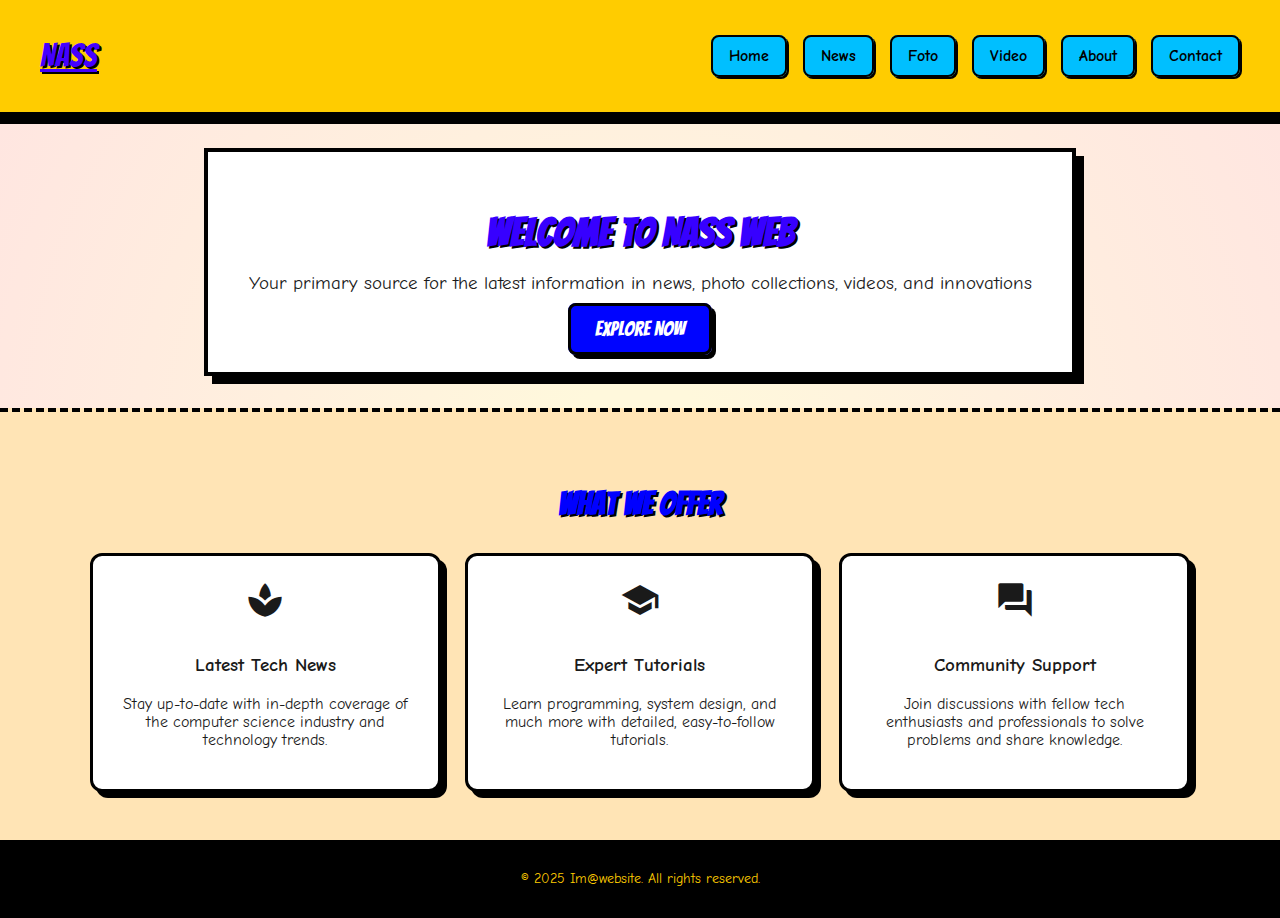
<file: index.html>
<!DOCTYPE html>
<html lang="en">
<head>
    <meta charset="UTF-8" />
    <meta name="viewport" content="width=device-width, initial-scale=1.0" />
    <title>Im@Website - Home</title>
    
   
    <link href="https://fonts.googleapis.com/css2?family=Bangers&family=Comic+Neue:wght@700&display=swap" rel="stylesheet" />
    <!-- Material Icons CDN -->
    <link href="https://fonts.googleapis.com/icon?family=Material+Icons" rel="stylesheet">
    
    <link rel="stylesheet" href="style.css" />
</head>
<body>
    <header role="banner" class="header">
        <div class="container header-container">
            <a href="index.html" class="brand" aria-label="Ima homepage">Nass</a>
            <nav role="navigation" aria-label="Primary navigation" class="nav">
                <ul class="nav-list">
                    <li><a href="index.html" class="nav-link" tabindex="0">Home</a></li>
                    <li><a href="News.html" class="nav-link" tabindex="0">News</a></li>
                    <li><a href="Galeri Foto.html" class="nav-link">Foto</a></li>
                    <li><a href="Galeri Vidio.html" class="nav-link" tabindex="0">Video</a></li>
                    <li><a href="profile.html" class="nav-link" tabindex="0">About</a></li>
                    <li><a href="contact.html" class="nav-link" tabindex="0">Contact</a></li>
                </ul>
            </nav>
        </div>
    </header>

    <main class="main-content">
        <section class="hero">
            <div class="container hero-content">
                <h1>Welcome to Nass Web</h1>
                <p style="text-align: center;">Your primary source for the latest information in news, photo collections, videos, and innovations</p>
                <a href="#" class="btn-primary" role="button">Explore Now</a>
            </div>
        </section>

           
        <section class="features container">
    <h2 class="section-title" style="text-align: center; font-family: 'Bangers', cursive; color: blue; text-shadow: 2px 2px black;">What We Offer</h2>
    
    <div class="features-grid">
        <article class="feature-card" tabindex="0">
            <span class="material-icons feature-icon" aria-hidden="true">newspaper</span>
            <h3>Latest Tech News</h3>
            <p>Stay up-to-date with in-depth coverage of the computer science industry and technology trends.</p>
        </article>

        <article class="feature-card" tabindex="0">
            <span class="material-icons feature-icon" aria-hidden="true">school</span>
            <h3>Expert Tutorials</h3>
            <p>Learn programming, system design, and much more with detailed, easy-to-follow tutorials.</p>
        </article>

        <article class="feature-card" tabindex="0">
            <span class="material-icons feature-icon" aria-hidden="true">forum</span>
            <h3>Community Support</h3>
            <p>Join discussions with fellow tech enthusiasts and professionals to solve problems and share knowledge.</p>
        </article>
    </div>
</section>

    </main>

    <footer class="footer">
        <div class="container footer-content">
            <p>&copy; 2025 Im@website. All rights reserved.</p>
            <nav aria-label="Social media">
                <a href="#" class="social-link" aria-label="Visit Ima Tiktok">
                    <i class="fab fa-tiktok"></i>
                </a>
                <a href="#" class="social-link" aria-label="Visit Ima Facebook">
                    <i class="fab fa-facebook-f"></i>
                </a>
                <a href="#" class="social-link" aria-label="Visit Ima Instagram">
                    <i class="fab fa-instagram"></i>
                </a>
            </nav>
        </div>
    </footer>
</body>
</html>
</file>
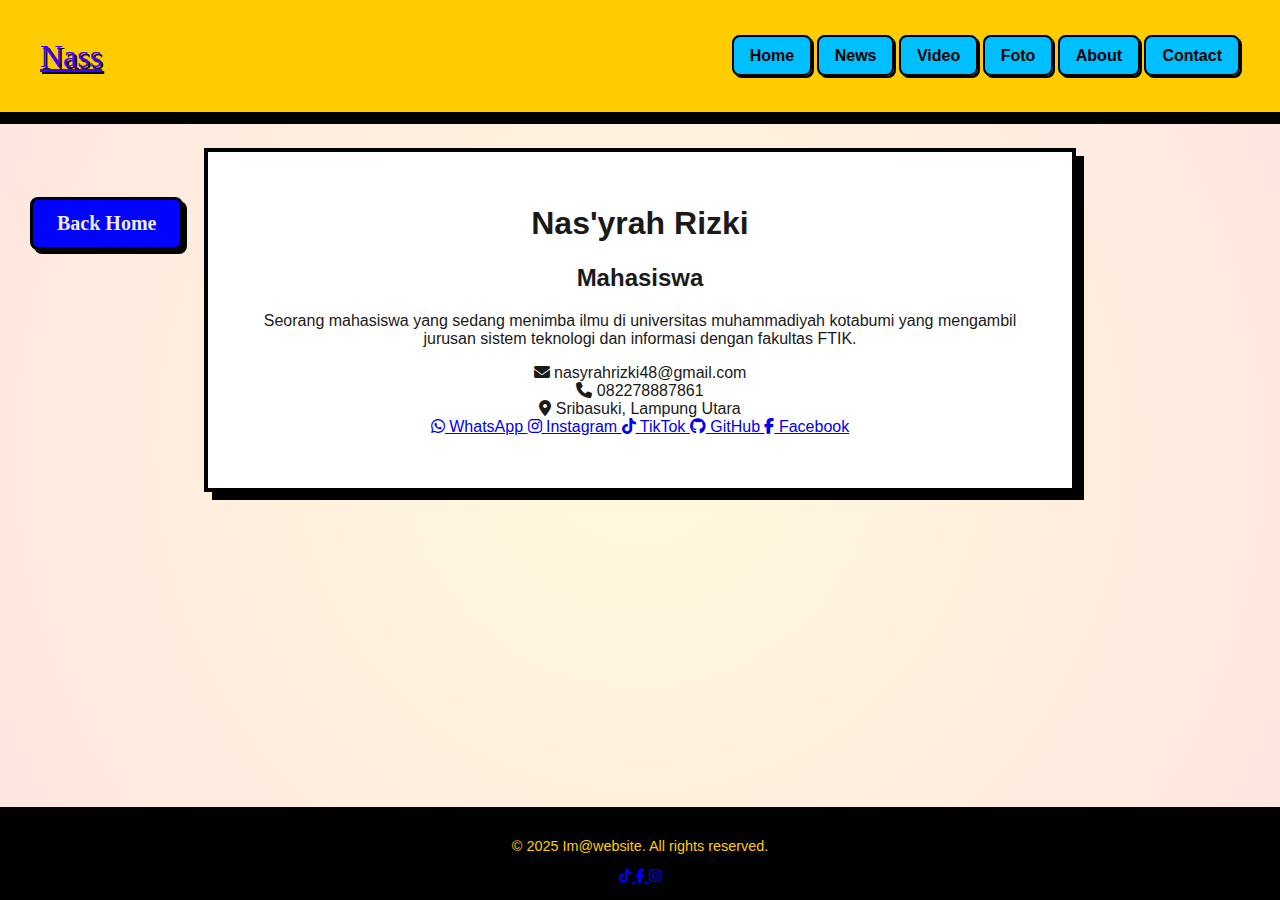
<file: contact.html>
<!DOCTYPE html>
<html lang="en">
<head>
    <meta charset="UTF-8" />
    <meta name="viewport" content="width=device-width, initial-scale=1.0" />
    <title>Nass</title>
    
    <!-- Material Icons (untuk ikon section) -->
    <link href="https://fonts.googleapis.com/icon?family=Material+Icons" rel="stylesheet" />

    <!-- Font Awesome (untuk ikon sosial media) -->
    <link rel="stylesheet" href="https://cdnjs.cloudflare.com/ajax/libs/font-awesome/6.5.0/css/all.min.css" />

    <!-- CSS -->
    <link rel="stylesheet" href="style.css" />
     <link rel="stylesheet" href="style.css" />
</head>
<body>
<header role="banner" class="header">
        <div class="container header-container">
            <a href="index.html" class="brand" aria-label="Ima homepage">Nass</a>
            <nav role="navigation" aria-label="Primary navigation" class="nav">
                <a href="index.html" class="nav-link" tabindex="0">Home</a>
                <a href="News.html" class="nav-link" tabindex="0">News</a>
                <a href="Galeri Foto.html" class="nav-link" tabindex="0">Video</a>
                <a href="Galeri Vidio.html" class="nav-link" tabindex="0">Foto</a>
                <a href="profile.html" class="nav-link" tabindex="0">About</a>
                <a href="contact.html" class="nav-link" tabindex="0">Contact</a>
            </nav>
        </div>
    </header>
   <main class="main-content">
    <section class="hero">
      <div class="container" role="main" aria-label="Profile Ima">
        <div class="profile-pic" role="c:\Users\advan\OneDrive\Pictures\1714922553833.png" aria-label="Foto profil Irfan Irawan"></div>
        <h1>Nas'yrah Rizki</h1>
        <h2>Mahasiswa</h2>
        <p class="bio" tabindex="0">
          Seorang mahasiswa yang sedang menimba ilmu di universitas muhammadiyah kotabumi yang mengambil jurusan sistem teknologi dan informasi dengan fakultas FTIK.
        </p>

        <section class="contact-info" aria-label="Informasi Kontak">
          <div class="contact-item">
            <i class="fas fa-envelope"></i>
            <span>nasyrahrizki48@gmail.com</span>
          </div>
          <div class="contact-item">
            <i class="fas fa-phone"></i>
            <span>082278887861</span>
          </div>
          <div class="contact-item">
            <i class="fas fa-map-marker-alt"></i>
            <span>Sribasuki, Lampung Utara</span>
          </div>
        </section>

        <div class="social-links">
          <a href="https://wa.me/6282278887861" class="social whatsapp" target="_blank">
            <i class="fab fa-whatsapp"></i> WhatsApp
          </a>
          <a href="https://www.instagram.com/_irfanirwn?igsh=MXRmbWJrMWtkdjVzeg==" class="social instagram" target="_blank">
            <i class="fab fa-instagram"></i> Instagram
          </a>
          <a href="https://www.tiktok.com/@awannnnnn?_t=ZS-8xURU4lQjB9&_r=1" class="social tiktok" target="_blank">
            <i class="fab fa-tiktok"></i> TikTok
          </a>
          <a href="https://github.com/username" class="social github" target="_blank">
            <i class="fab fa-github"></i> GitHub
          </a>
          <a href="https://facebook.com/username" class="social facebook" target="_blank">
            <i class="fab fa-facebook-f"></i> Facebook
          </a>
        </div>
        <div style="margin-top: 20px;">
  <a href="index.html" class="btn-primary back-home-btn" role="button" style="position: absolute; left: 30px; bottom: 650px; text-decoration: none; color: #eeebeb; font-weight: bold;">
                Back Home
            </a>
</div>
      </div>
    </section>
  </main>
  
    <footer class="footer" role="contentinfo">
        <div class="container footer-content">
            <p>&copy; 2025 Im@website. All rights reserved.</p>
            <nav aria-label="Social media">
                <a href="https://www.tiktok.com/@awannnnnn?_t=ZS-8xURU4lQjB9&_r=1" class="social-link" aria-label="Visit Ima Tiktok">
                    <i class="fab fa-tiktok"></i>
                </a>
                <a href="#" class="social-link" aria-label="Visit Ima Facebook">
                    <i class="fab fa-facebook-f"></i>
                </a>
                <a href="https://www.instagram.com/_irfanirwn?igsh=MXRmbWJrMWtkdjVzeg==" class="social-link" aria-label="Visit Ima Instagram">
                    <i class="fab fa-instagram"></i>
                </a>
            </nav>
        </div>
    </footer>
</body>
</html>
</file>
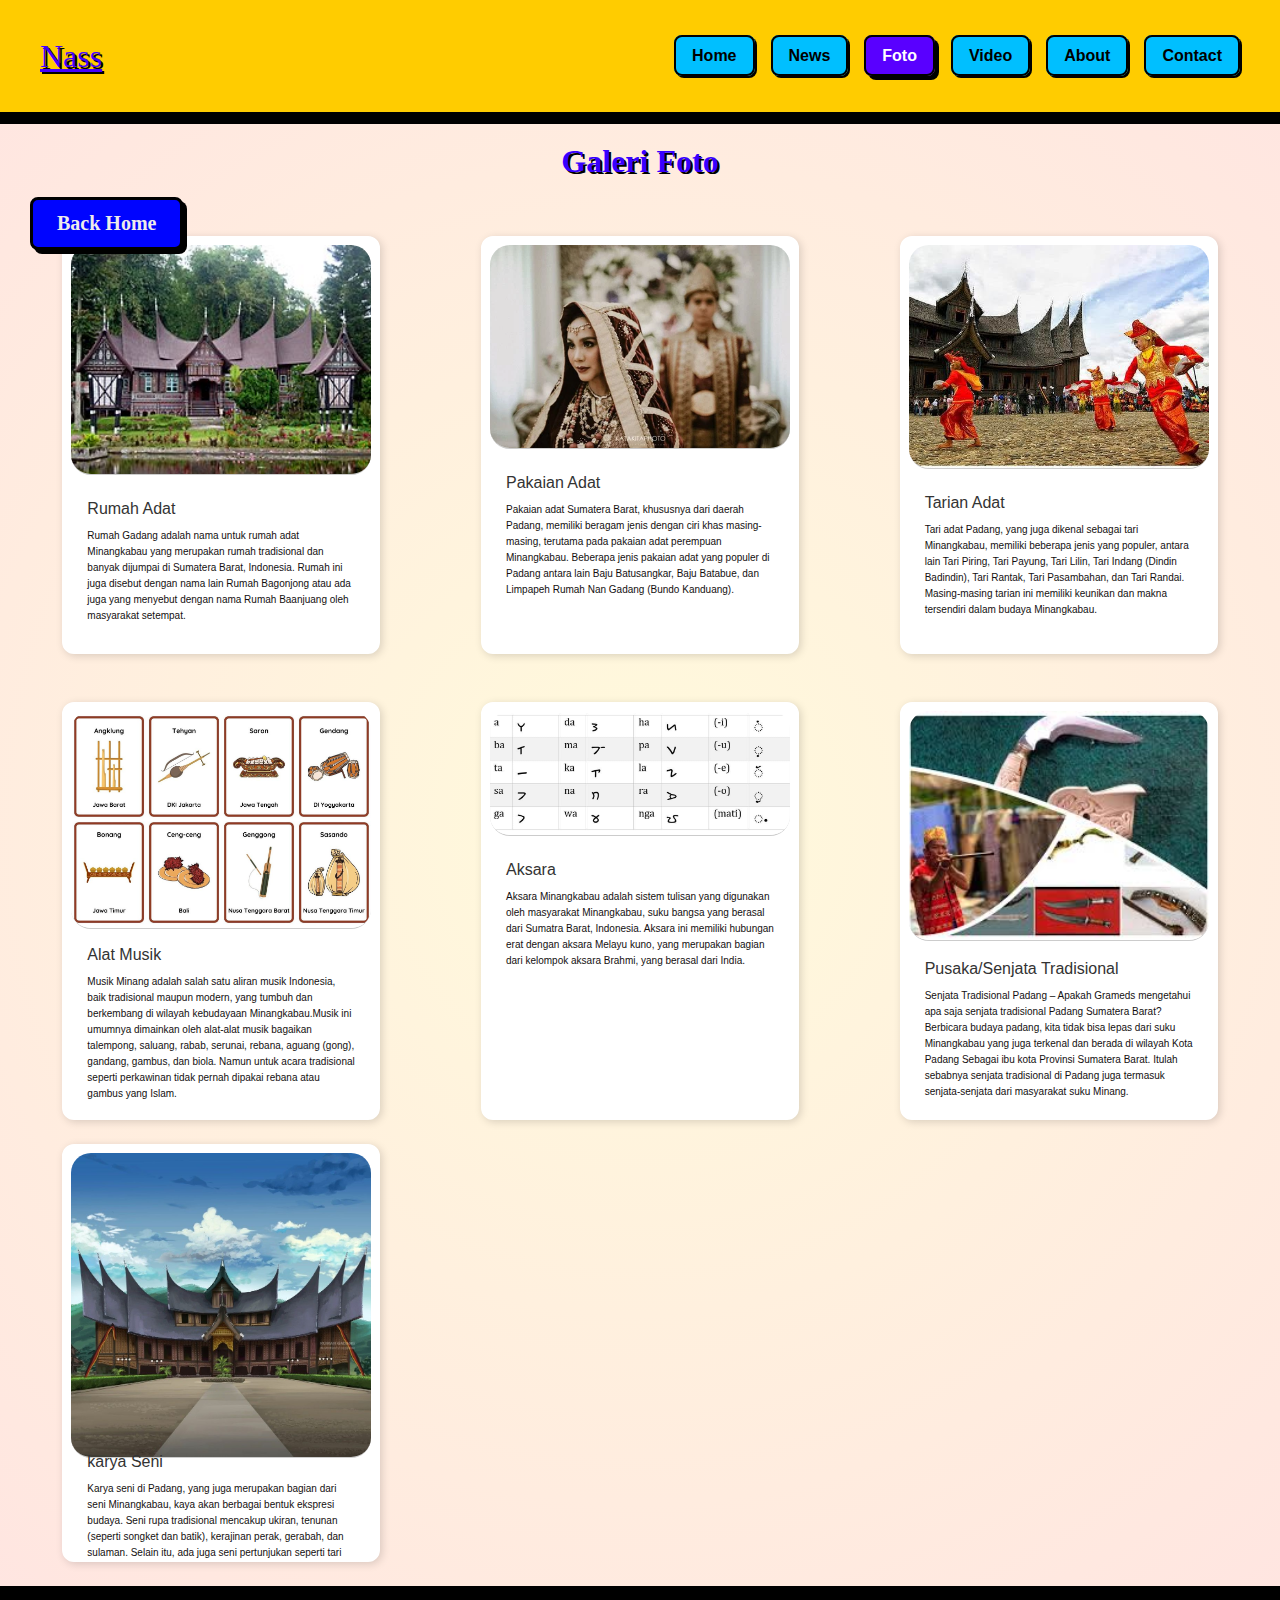
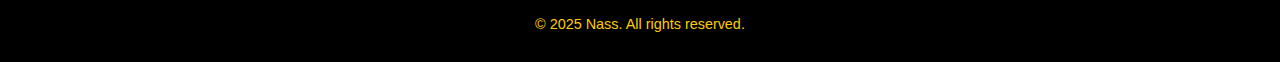
<file: Galeri Foto.html>
<!DOCTYPE html>
<html lang="en">
<head>
    <meta charset="UTF-8" />
    <meta name="viewport" content="width=device-width, initial-scale=1.0" />
    <title>Galeri Foto</title>
    <link rel="stylesheet" href="style.css" />
   
</head>
<body>
    <header class="header">
        <div class="container header-container">
            <a href="index.html" class="brand">Nass</a>
            <nav class="nav">
                <ul class="nav-list">
                    <li><a href="index.html" class="nav-link">Home</a></li>
                    <li><a href="News.html" class="nav-link">News</a></li>
                    <li><a href="Galeri Foto.html" class="nav-link active" aria-current="page">Foto</a></li>
                    <li><a href="Galeri Vidio.html" class="nav-link">Video</a></li>
                    <li><a href="profile.html" class="nav-link">About</a></li>
                    <li><a href="contact.html" class="nav-link">Contact</a></li>
                </ul>
            </nav>
        </div>
    </header>

    <main class="main-content">
        <section class="gallery-section">
            <h2 class="section-title">Galeri Foto</h2>
            <div class="gallery-grid" style="display: grid; grid-template-columns: repeat(3, 1fr); gap: 24px; justify-items: center; align-items: center; min-height: 400px;">
                <div class="gallery-item" style="width: 100%; height: 400px; overflow: hidden; border: 3px solid #ffffff; border-radius: 12px; padding: 6px; text-align: center; background-color: #ffffff;">
                     <a href="https://id.wikipedia.org/wiki/Rumah_Gadang" target="_blank">
                        <img src="Rumah_Gadang.jpg" alt="Galeri 1"
                            style="width: 100%; height: 100%; object-fit: cover; border-radius: 20px;" />
                     </a>

                        <div class="gallery-caption" style="margin-top: 10px;">
    <h style="margin: 0 0 10px;">Rumah Adat</h>
    <p style="font-size: 10px; color: #130f0f;">
      Rumah Gadang adalah nama untuk rumah adat Minangkabau yang merupakan rumah tradisional dan banyak dijumpai di Sumatera Barat, Indonesia. Rumah ini juga disebut dengan nama lain Rumah Bagonjong atau ada juga yang menyebut dengan nama Rumah Baanjuang oleh masyarakat setempat.
    </p>
  </div>
</div>
<div class="gallery-item" style="width: 100%; height: 400px; overflow: hidden; border: 3px solid #ffffff; border-radius: 12px; padding: 6px; text-align: center; background-color: #ffffff;">
        <a href="https://id.wikipedia.org/wiki/Busana_tradisional_Minangkabau" target="_blank">
                        <img src="pakaian-adat-sumatera-barat-1-weddingku-1.webp" alt="Galeri 1"
                            style="width: 100%; height: 100%; object-fit: cover; border-radius: 20px;" />
                     </a>

        <div class="gallery-caption" style="margin-top: 10px;">
            <h style="margin: 0 0 10px;">Pakaian Adat</h>
            <p style="font-size: 10px; color: #130f0f;">
                Pakaian adat Sumatera Barat, khususnya dari daerah Padang, memiliki beragam jenis dengan ciri khas masing-masing, terutama pada pakaian adat perempuan Minangkabau. Beberapa jenis pakaian adat yang populer di Padang antara lain Baju Batusangkar, Baju Batabue, dan Limpapeh Rumah Nan Gadang (Bundo Kanduang). 
            </p>
        </div>
    </div>
     <div class="gallery-item" style="width: 100%; height: 400px; overflow: hidden; border: 3px solid #ffffff; border-radius: 12px; padding: 6px; text-align: center; background-color: #ffffff;">
        <a href="https://padang.pikiran-rakyat.com/minangkabau/pr-2257729934/minangkabau-10-tarian-asal-sumatera-barat-warisan-budaya-ranah-minang" target="_blank">
                        <img src="tarian adat.jpg" alt="Galeri 1"
                            style="width: 100%; height: 100%; object-fit: cover; border-radius: 20px;" />
                     </a>

        <div class="gallery-caption" style="margin-top: 10px;">
            <h style="margin: 0 0 10px;">Tarian Adat</h>
            <p style="font-size: 10px; color: #130f0f;">
                Tari adat Padang, yang juga dikenal sebagai tari Minangkabau, memiliki beberapa jenis yang populer, antara lain Tari Piring, Tari Payung, Tari Lilin, Tari Indang (Dindin Badindin), Tari Rantak, Tari Pasambahan, dan Tari Randai. Masing-masing tarian ini memiliki keunikan dan makna tersendiri dalam budaya Minangkabau. 

            </p>
        </div>
    </div>
</div>
<div class="gallery-grid" style="display: grid; grid-template-columns: repeat(3, 1fr); gap: 24px; justify-items: end; align-items: center; min-height: 400px;">
    <div class="gallery-item" style="width: 100%; height: 400px; overflow: hidden; border: 3px solid #ffffff; border-radius: 12px; padding: 6px; text-align: center; background-color: #ffffff;">
        <a href="https://id.wikipedia.org/wiki/Musik_Minang" target="_blank">
                        <img src="Alat Musik.jpg" alt="Galeri 1"
                            style="width: 100%; height: 100%; object-fit: cover; border-radius: 20px;" />
                     </a>

        <div class="gallery-caption" style="margin-top: 10px;">
            <h style="margin: 0 0 10px;">Alat Musik</h>
            <p style="font-size: 10px; color: #130f0f;">
                Musik Minang adalah salah satu aliran musik Indonesia, baik tradisional maupun modern, yang tumbuh dan berkembang di wilayah kebudayaan Minangkabau.Musik ini umumnya dimainkan oleh alat-alat musik bagaikan talempong, saluang, rabab, serunai, rebana, aguang (gong), gandang, gambus, dan biola. Namun untuk acara tradisional seperti perkawinan tidak pernah dipakai rebana atau gambus yang Islam.
            </p>
        </div>
    </div>
    <div class="gallery-item" style="width: 100%; height: 400px; overflow: hidden; border: 3px solid #ffffff; border-radius: 12px; padding: 6px; text-align: center; background-color: #ffffff;">
       <a href="https://sumbar.antaranews.com/berita/217315/menelusuri-aksara-minangkabau-di-museum-adityawarman" target="_blank">
                        <img src="aksara Minang.jpeg" alt="Galeri 1"
                            style="width: 100%; height: 100%; object-fit: cover; border-radius: 20px;" />
                     </a>

        <div class="gallery-caption" style="margin-top: 10px;">
            <h style="margin: 0 0 10px;">Aksara</h>
            <p style="font-size: 10px; color: #130f0f;">
               Aksara Minangkabau adalah sistem tulisan yang digunakan oleh masyarakat Minangkabau, suku bangsa yang berasal dari Sumatra Barat, Indonesia. Aksara ini memiliki hubungan erat dengan aksara Melayu kuno, yang merupakan bagian dari kelompok aksara Brahmi, yang berasal dari India.
            </p>
        </div>
    </div>
    <div class="gallery-item" style="width: 100%; height: 400px; overflow: hidden; border: 3px solid #ffffff; border-radius: 12px; padding: 6px; text-align: center; background-color: #ffffff;">
       <a href="https://www.gramedia.com/literasi/senjata-tradisional-padang/?srsltid=AfmBOooHs9TUdcKzbMvq0byeeUwdkrqdtx9WxfpNqyLE1U-QNagyC_8j" target="_blank">
                        <img src="Senjata Minangkabau.jpg" alt="Galeri 1"
                            style="width: 100%; height: 100%; object-fit: cover; border-radius: 20px;" />
                     </a>

        <div class="gallery-caption" style="margin-top: 10px;">
            <h style="margin: 0 0 10px;">Pusaka/Senjata Tradisional</h>
            <p style="font-size: 10px; color: #130f0f;">
                Senjata Tradisional Padang – Apakah Grameds mengetahui apa saja senjata tradisional Padang Sumatera Barat? Berbicara budaya padang, kita tidak bisa lepas dari suku Minangkabau yang juga terkenal dan berada di wilayah Kota Padang Sebagai ibu kota Provinsi Sumatera Barat. Itulah sebabnya senjata tradisional di Padang juga termasuk senjata-senjata dari masyarakat suku Minang.
            </p>
        </div>
    </div>
    <div class="gallery-item" style="width: 100%; height: 400px; overflow: hidden; border: 3px solid #ffffff; border-radius: 12px; padding: 6px; text-align: center; background-color: #ffffff;">
        <a href="https://id.wikipedia.org/wiki/Seni_Tradisional_Minangkabau#:~:text=Kesenian%2Dkesenian%20ini%20berupa%20tari,Ada%20pakaian%20adat%2C%20dan%20sebagainya." target="_blank">
                        <img src="Karya.jpg" alt="Galeri 1"
                            style="width: 100%; height: 100%; object-fit: cover; border-radius: 20px;" />
                     </a>

        <div class="gallery-caption" style="margin-top: 10px;">
            <h style="margin: 0 0 10px;">karya Seni</h>
            <p style="font-size: 10px; color: #130f0f;">
                Karya seni di Padang, yang juga merupakan bagian dari seni Minangkabau, kaya akan berbagai bentuk ekspresi budaya. Seni rupa tradisional mencakup ukiran, tenunan (seperti songket dan batik), kerajinan perak, gerabah, dan sulaman. Selain itu, ada juga seni pertunjukan seperti tari piring, tari payung, tari randai, dan randai yang merupakan gabungan seni tari, musik, dan teater. 
            </p>
        </div>
    </div>
</div>
            <a href="index.html" class="btn-primary back-home-btn" role="button" style="position: absolute; left: 30px; bottom: 650px; text-decoration: none; color: #eeebeb; font-weight: bold;">
                Back Home
            </a>
        </section>
    </main>

    <footer class="footer">
        <div class="container footer-content">
            <p>&copy; 2025 Nass. All rights reserved.</p>
            <nav aria-label="Social media">
                <a href="#" class="social-link" aria-label="Visit Ima Tiktok">
                    <i class="fab fa-tiktok"></i>
                </a>
                <a href="#" class="social-link" aria-label="Visit Ima Facebook">
                    <i class="fab fa-facebook-f"></i>
                </a>
                <a href="#" class="social-link" aria-label="Visit Ima Instagram">
                    <i class="fab fa-instagram"></i>
                </a>
            </nav>
        </div>
    </footer>
</body>
</html>
</file>
<file: style.css>
/* === Font & Body === */
body {
  margin: 0;
  font-family: 'Comic Neue', sans-serif;
  background: radial-gradient(circle, #fff8dc 10%, #ffe4e1 100%);
  color: #1a1a1a;
  min-height: 100vh;
  display: flex;
  flex-direction: column;
}

/* === Header === */
.header {
  background: #ffcc00;
  border-bottom: 4px solid #000;
  padding: 16px 0;
  box-shadow: 0 8px 0 #000;
}

.header-container {
  display: flex;
  align-items: center;
  justify-content: space-between;
  max-width: 1200px;
  margin: 0 auto;
  padding: 0 24px;
  height: 80px;
}

.brand {
  font-size: 2rem;
  font-family: 'Bangers', cursive;
  color: #4400ff;
  text-shadow: 2px 2px #000;
}

/* === Navigation === */
.nav-list {
  list-style: none;
  display: flex;
  gap: 16px;
  padding: 0;
  margin: 0;
  align-items: center;
}

.nav-link {
  background: #00bfff;
  color: #000;
  font-weight: bold;
  text-decoration: none;
  padding: 10px 16px;
  border: 2px solid #000;
  border-radius: 8px;
  box-shadow: 2px 2px 0 #000;
  transition: all 0.2s ease-in-out;
}

.nav-link:hover,
.nav-link.active {
  background: #5900ff;
  color: #fff;
  box-shadow: 4px 4px 0 #000;
}

/* === Main Content === */
.main-content {
  flex: 1;
}

/* === Hero Section === */
.hero {
  background: #fff;
  border: 4px solid #000;
  margin: 32px auto;
  padding: 32px;
  max-width: 800px;
  text-align: center;
  box-shadow: 8px 8px 0 #000;
}

.hero-content h1 {
  font-family: 'Bangers', cursive;
  font-size: 2.5rem;
  color: #3700ff;
  text-shadow: 2px 2px #000;
  margin-bottom: 16px;
}

.hero-content p {
  font-size: 1.2rem;
  margin-bottom: 24px;
}

/* === Button Primary === */
.btn-primary {
  background: #0004ff;
  color: #fff;
  padding: 12px 24px;
  border: 3px solid #000;
  font-size: 1.25rem;
  font-family: 'Bangers', cursive;
  border-radius: 8px;
  text-decoration: none;
  box-shadow: 4px 4px 0 #000;
  transition: all 0.2s ease-in-out;
}

.btn-primary:hover {
  background: #cc004e;
  transform: scale(1.05);
}

/* === Features Section === */
.features {
  padding: 48px 24px;
  background: #ffe4b5;
  border-top: 4px dashed #000;
}

.section-title {
  font-family: 'Bangers', cursive;
  font-size: 2rem;
  text-align: center;
  color: #3700ff;
  text-shadow: 2px 2px #000;
  margin-bottom: 32px;
}

.features-grid {
  display: grid;
  grid-template-columns: repeat(auto-fit, minmax(220px, 1fr));
  gap: 24px;
  max-width: 1100px;
  margin: 0 auto;
}

.feature-card {
  background: #fff;
  border: 3px solid #000;
  padding: 24px;
  border-radius: 12px;
  text-align: center;
  box-shadow: 6px 6px 0 #000;
  transition: transform 0.3s ease-in-out;
}

.feature-card:hover {
  transform: rotate(-2deg) scale(1.03);
}

.feature-icon {
  font-size: 40px;
  margin-bottom: 16px;
}

/* === Footer === */
.footer {
  background: #000;
  color: #ffcc00;
  text-align: center;
  padding: 16px 0;
  font-size: 0.9rem;
  font-family: 'Comic Neue', sans-serif;
}

/* === Gallery === */
.gallery-grid {
  display: grid;
  grid-template-columns: repeat(auto-fit, minmax(240px, 1fr));
  gap: 24px;
  padding: 24px;
}

/* Card container */
.gallery-item {
  width: 100%;
  max-width: 300px;
  background: #fff;
  border: 2px solid #ccc;
  border-radius: 10px;
  overflow: hidden;
  box-shadow: 2px 2px 8px rgba(0,0,0,0.15);
  display: flex;
  flex-direction: column;
  text-align: center;
  margin: 0 auto;
}

/* Image */
.gallery-item img {
  width: 100%;
  height: 200px;
  object-fit: cover;
  border: none;
  box-shadow: none;
  border-bottom: 1px solid #ccc;
  transition: transform 0.4s ease;
}

.gallery-item:hover img {
  transform: scale(1.05);
}

/* Caption (di bawah gambar) */
.gallery-caption {
  padding: 16px;
  background-color: #ffffff;
  color: #333;
  text-align: left;
  min-height: 80px;
  display: flex;
  flex-direction: column;
  justify-content: center;
}

.gallery-caption h4 {
  margin: 0 0 10px;
  font-size: 18px;
  color: #3700ff;
  line-height: 1.3;
}

.gallery-caption p {
  font-size: 15px;
  color: #555;
  line-height: 1.6;
  margin: 0;
}

/* === Lightbox (opsional jika ada) === */
.lightbox-overlay {
  position: fixed;
  top: 0;
  left: 0;
  width: 100%;
  height: 100%;
  background: rgba(0,0,0,0.8);
  display: none;
  align-items: center;
  justify-content: center;
  z-index: 9999;
}

.lightbox-overlay img {
  max-width: 90%;
  max-height: 90%;
  border: 5px solid white;
  border-radius: 10px;
}
</file>
